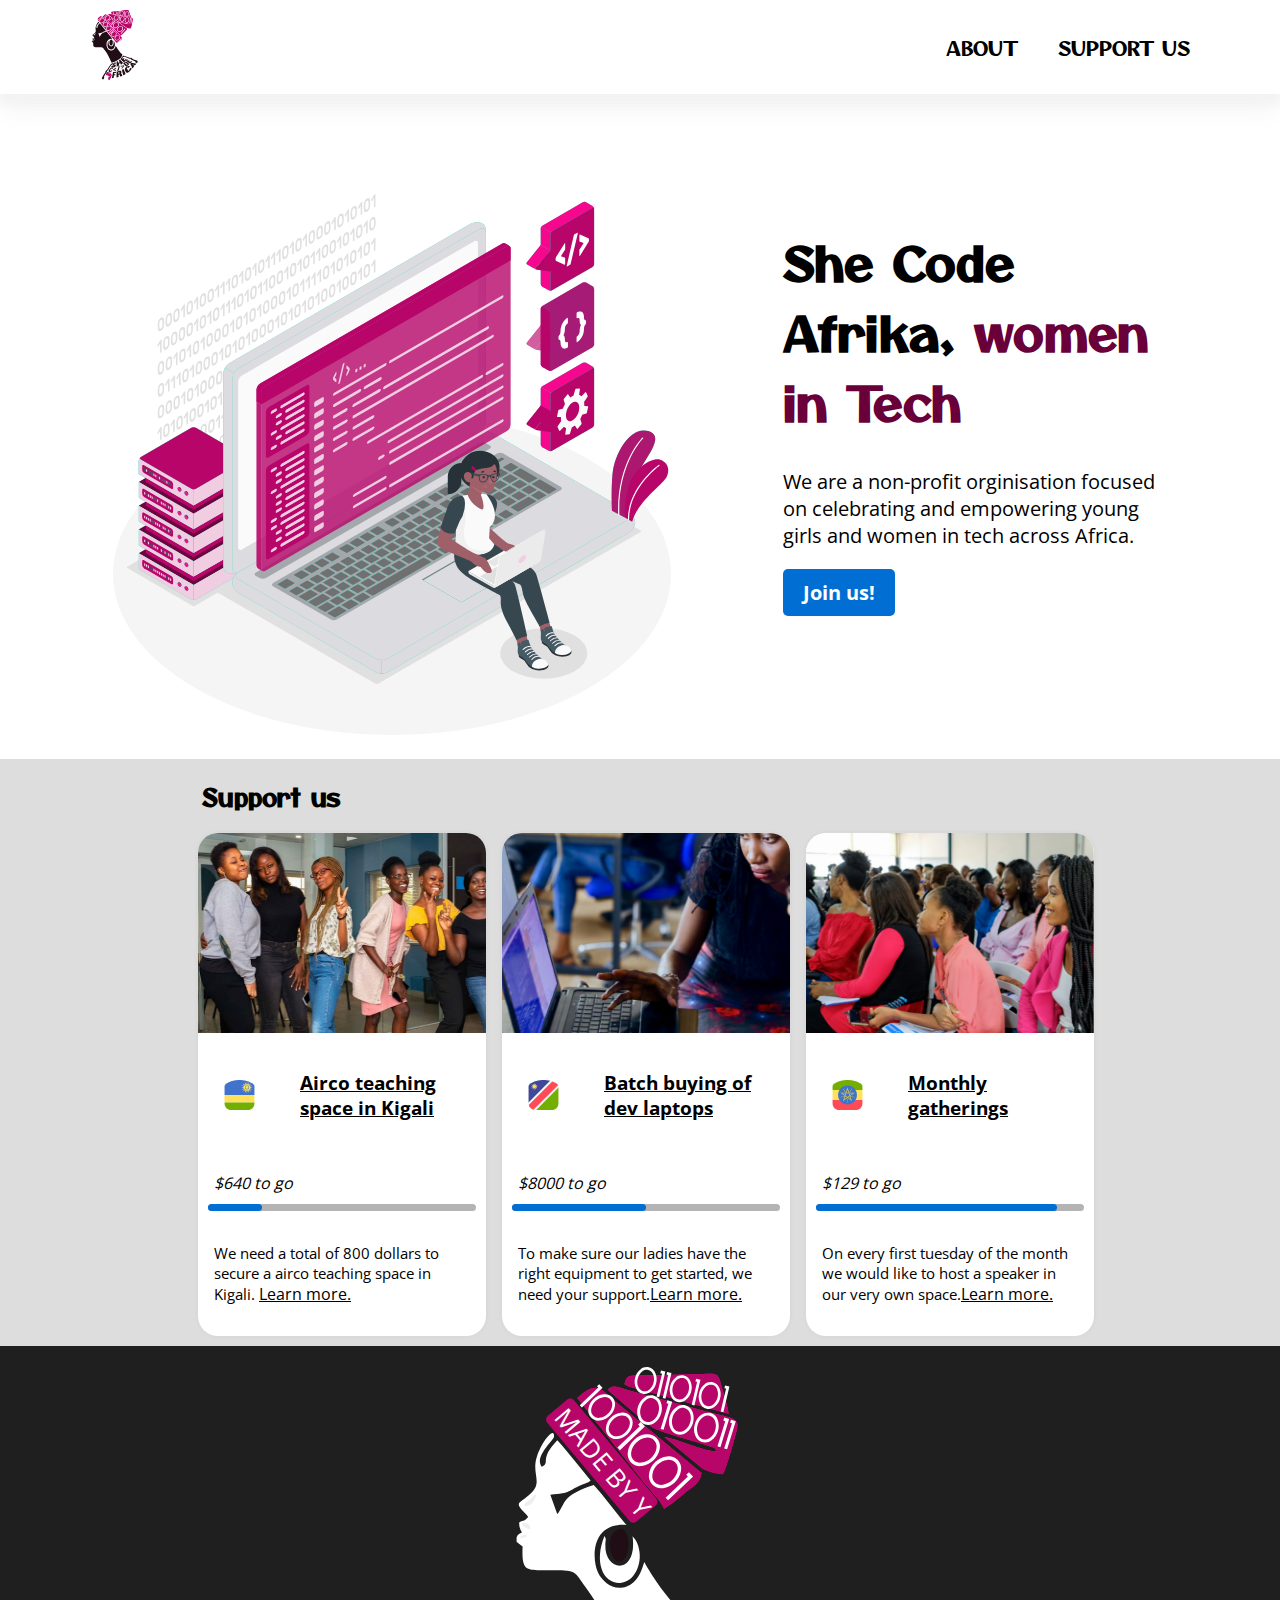
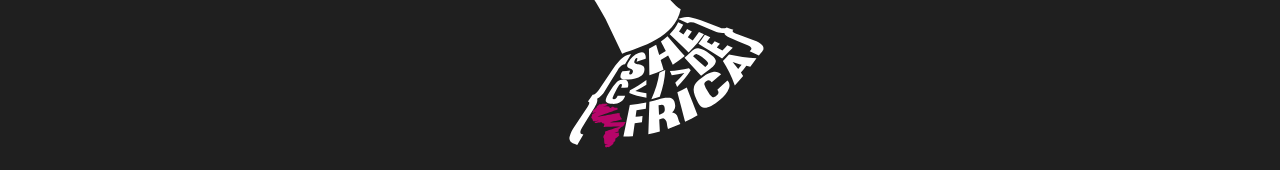
<file: index.html>
<!DOCTYPE html>
<html lang="en">

<head>
    <meta charset="UTF-8">
    <meta http-equiv="X-UA-Compatible" content="IE=edge">
    <title>Home</title>
    <meta name="viewport" content="width-device, initial-scale=1">
    <link rel="stylesheet" href="css/home.css">
    <link rel="stylesheet" href="css/main.css">
    <link rel="stylesheet" href="css/adaptive.css">
    <link rel="icon" href="images/logo.svg">
</head>

<body>
    <header>
        <a href="#" class="header_logo"><img src="images/logo.svg" alt=""></a>

        <ul class="header_links">
            <li><a href="pages/about.html">About</a></li>
            <li><a href="pages/support-us.html">Support Us</a></li>
        </ul>
    </header>


    <main>
        <section class="code-afrika">
            <div class="code-afrika_img">
                <img src="images/homepage.svg" alt="">
            </div>
            <div class="code-afrika_text">
                <h1>She Code Afrika, <span>women in Tech</span></h1>

                <p>We are a non-profit orginisation focused on
                    celebrating and empowering young girls and
                    women in tech across Africa.</p>

                <button>Join us!</button>
            </div>
        </section>

        <section class="support_us">
            <div class="block_info">
                <h2 class="support_title">Support us</h2>

                <div class="block_article">
                    <img src="images/group-of-people.jpg" alt="De groep van mensen">

                    <div class="block_section">
                        <div class="img_icon">
                            <img src="images/rwanda.svg" alt="">
                        </div>
                        <div class="title_block">
                            <h3>Airco teaching space in Kigali</h3>
                        </div>
                    </div>

                    <i>$640 to go</i>
                    <div class="progress_bar"></div>
                    <p>We need a total of 800 dollars to secure a airco teaching space in Kigali.
                        <a class="lees" href="#">Learn more.</a></p>

                </div>
                <div class="block_article">
                    <img src="images/working-on-laptop.jpg" alt="Werken op laptop">
                    <div class="block_section">
                        <div class="img_icon">
                            <img src="images/namibia.svg" alt="">
                        </div>
                        <div class="title_block">
                            <h3>Batch buying of dev laptops</h3>
                        </div>

                    </div>
                    <i>$8000 to go</i>
                    <div class="progress_bar"></div>

                    <p>To make sure our ladies have the right equipment to get started, we need your support.<a
                            class="lees" href="#">Learn more.</a></p>

                </div>
                <div class="block_article">
                    <img src="images/event.jpg" alt="Dat is een event">
                    <div class="block_section">
                        <div class="img_icon">
                            <img src="images/ethiopia.svg" alt="">
                        </div>
                        <div class="title_block">
                            <h3>Monthly gatherings</h3>
                        </div>
                    </div>
                    <i>$129 to go </i>
                    <div class="progress_bar"></div>
                    <p>On every first tuesday of the month we would like to host a speaker in our very own space.<a
                            class="lees" href="#">Learn more.</a></p>
                </div>
            </div>

        </section>
    </main>

    <footer>
        <img src="images/inverted-logo.svg" alt="text van foto">
        <div class="footer_text">
            <p>Made by yours truly for Arteveldehogeschool</p>
        </div>

    </footer>
</body>

</html>
</file>
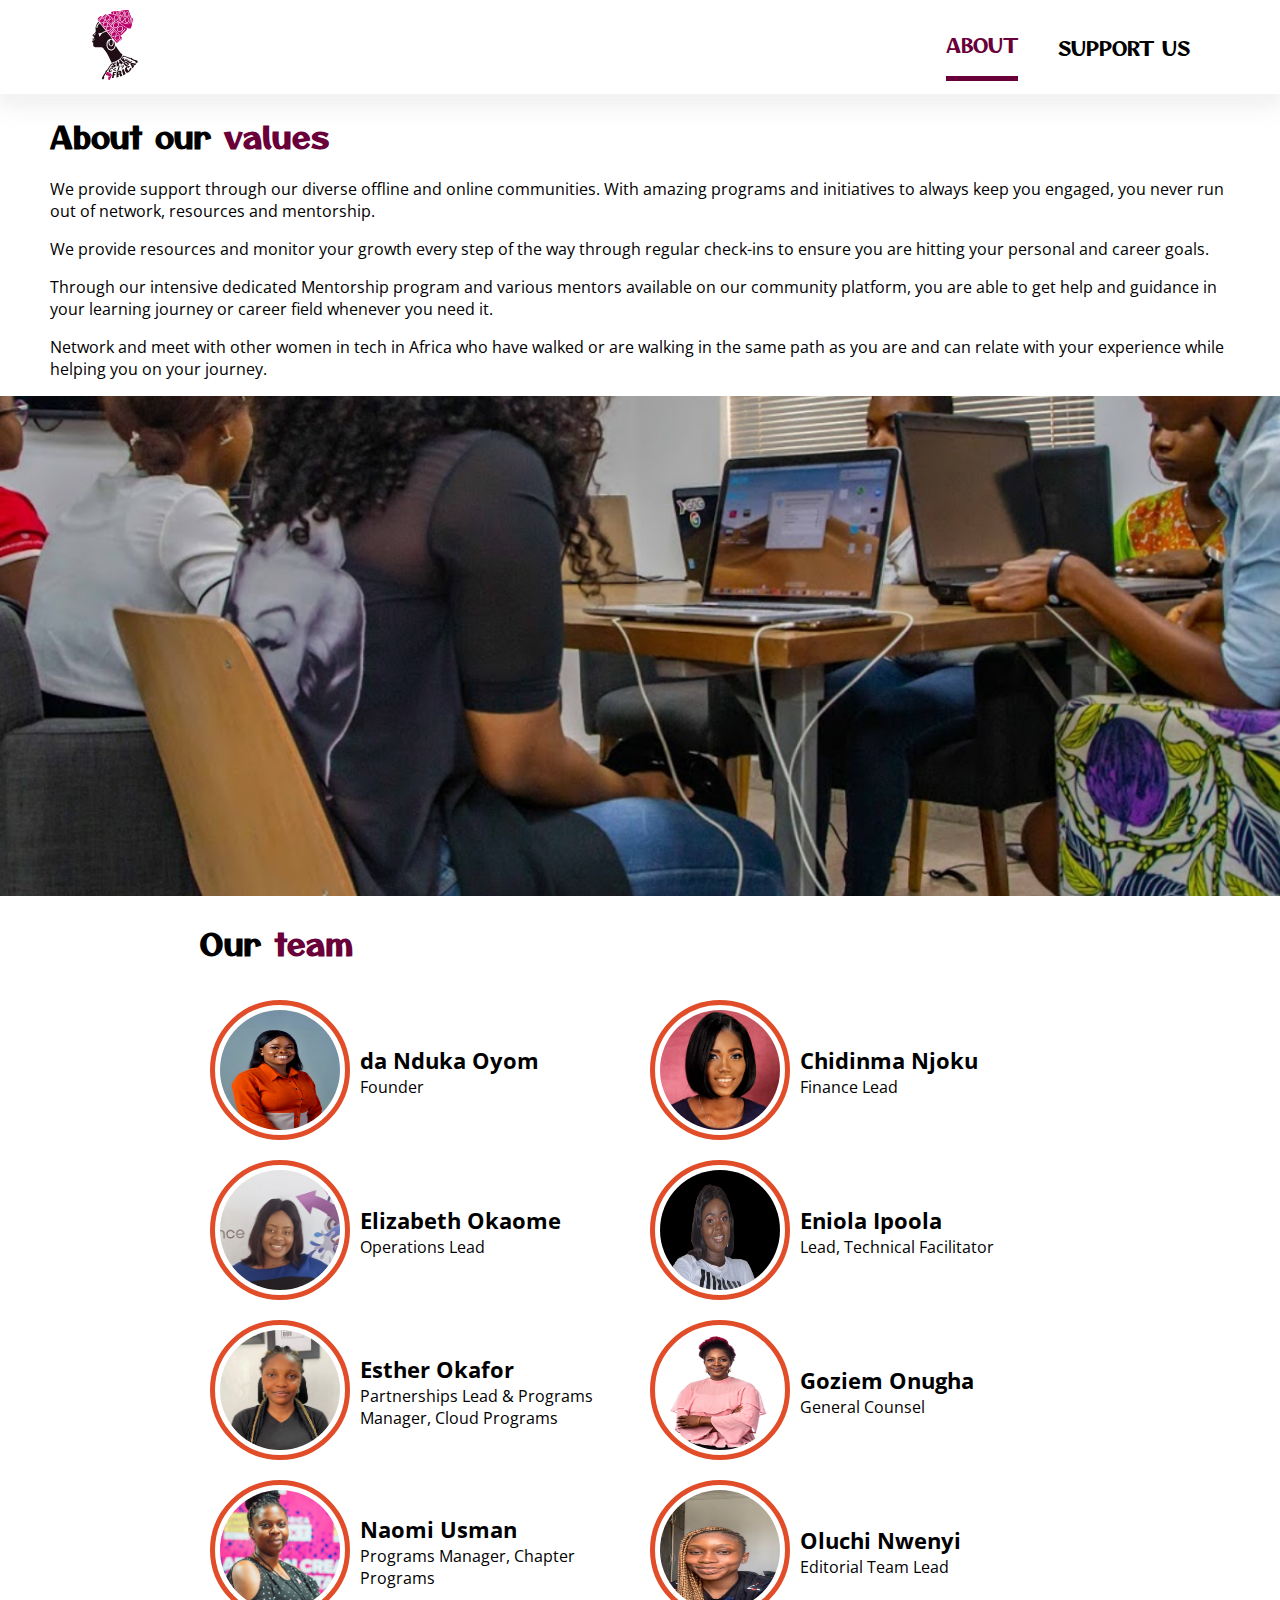
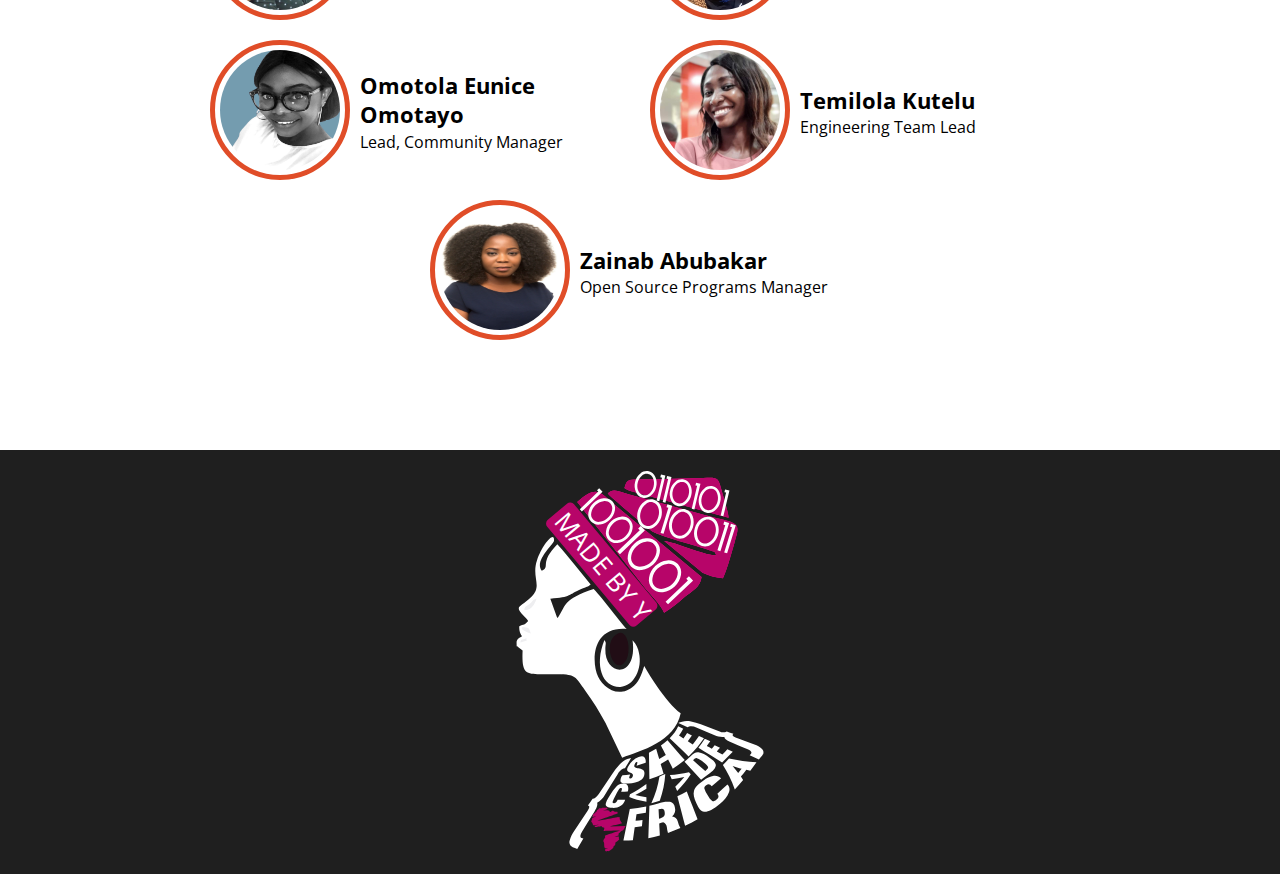
<file: pages/about.html>
<!DOCTYPE html>
<html lang="en">

<head>
    <meta charset="UTF-8">
    <meta http-equiv="X-UA-Compatible" content="IE=edge">
    <meta name="viewport" content="width-device, initial-scale=1">
    <link rel="stylesheet" href="../css/about.css">
    <link rel="stylesheet" href="../css/main.css">
    <link rel = "stylesheet" href="../css/adaptive.css">
    <link rel="icon" href="../images/logo.svg">
    <title>About</title>
</head>

<body>
    <header>
        <a href="../index.html" class="header_logo"><img src="../images/logo.svg " alt=""></a>

        <ul class="header_links">
            <li class="active"><a href="about.html">About</a></li>
            <li><a href="support-us.html">Support Us</a></li>
        </ul>
    </header>

    <main>
        <section class="about">
            <h1>About our <span>values</span></h1>
            <p>We provide support through our diverse offline and online communities. With amazing programs and
                initiatives to always keep you engaged, you never run out of network, resources and mentorship.</p>

            <p>We provide resources and monitor your growth every step of the way through regular check-ins to ensure
                you are hitting your personal and career goals.</p>

            <p>Through our intensive dedicated Mentorship program and various mentors available on our community
                platform, you are able to get help and guidance in your learning journey or career field whenever you
                need it.</p>

            <p>Network and meet with other women in tech in Africa who have walked or are walking in the same path as
                you are and can relate with your experience while helping you on your journey.</p>
            <div class="about_img"></div>
            <!-- <img src="" alt="Aan het wergaderen"> -->
        </section>

        <section class="team">
            <h2>Our <span>team</span></h2>
            <div class="team_list">
                <div class="team_person">
                    <img src="../images/people/ada-nduka-oyom.jpg" alt="">
                    <div class="team_info">
                        <h3>da Nduka Oyom</h3>
                        <p>Founder</p>
                    </div> 
                </div>
                <div class="team_person">
                    <img src="../images/people/chidinma-njoku.jpg" alt="">
                    <div class="team_info">
                        <h3>Chidinma Njoku</h3>
                        <p>Finance Lead</p>
                    </div>
                </div>
                <div class="team_person">
                    <img src="../images/people/elizabeth-okaome.jpg" alt="">
                    <div class="team_info">
                        <h3>Elizabeth Okaome</h3>
                        <p>Operations Lead</p>
                    </div>
                </div>
                <div class="team_person">
                    <img src="../images/people/eniola-ipoola.png" alt="">
                    <div class="team_info">
                        <h3>Eniola Ipoola</h3>
                        <p>Lead, Technical Facilitator</p>
                    </div>
                </div>
                <div class="team_person">
                    <img src="../images/people/esther-okafor.jpg" alt="">
                    <div class="team_info">
                        <h3>Esther Okafor</h3>
                        <p>Partnerships Lead & Programs Manager, Cloud Programs</p>
                    </div>
                </div>
                <div class="team_person">
                    <img src="../images/people/goziem-onugha.jpg" alt="">
                    <div class="team_info">
                        <h3>Goziem Onugha</h3>
                        <p>General Counsel</p>
                    </div>
                </div>
                <div class="team_person">
                    <img src="../images/people/naomi-usman.jpg" alt="">
                    <div class="team_info">
                        <h3>Naomi Usman</h3>
                        <p>Programs Manager, Chapter Programs</p>
                    </div>
                    
                </div>
                <div class="team_person">                    
                    <img src="../images/people/oluchi-nwenyi.jpg" alt="">
                    <div class="team_info">
                        <h3>Oluchi Nwenyi</h3>
                        <p>Editorial Team Lead</p>
                    </div>

                </div>
                <div class="team_person">
                    <img src="../images/people/omotola-eunice-omotayo.png" alt="">
                    <div class="team_info">
                        <h3>Omotola Eunice Omotayo</h3>
                        <p>Lead, Community Manager</p>
                    </div>
                </div>
                <div class="team_person">
                    <img src="../images/people/temilola-kutelu.jpg" alt="">
                    <div class="team_info">
                        <h3>Temilola Kutelu</h3>
                        <p>Engineering Team Lead</p>
                    </div>
                </div>
                <div class="team_person">
                    <img src="../images/people/zainab-abubakar.jpg " alt="">
                    <div class="team_info">
                        <h3>Zainab Abubakar</h3>
                        <p>Open Source Programs Manager</p>
                    </div>
                </div>
            </div>
        </section>
    </main>

    <footer>
        <img src="../images/inverted-logo.svg" alt="text van foto">
        <div class="footer_text">
            <p>Made by yours truly for Arteveldehogeschool</p>
        </div>
    </footer>
</body>

</html>
</file>
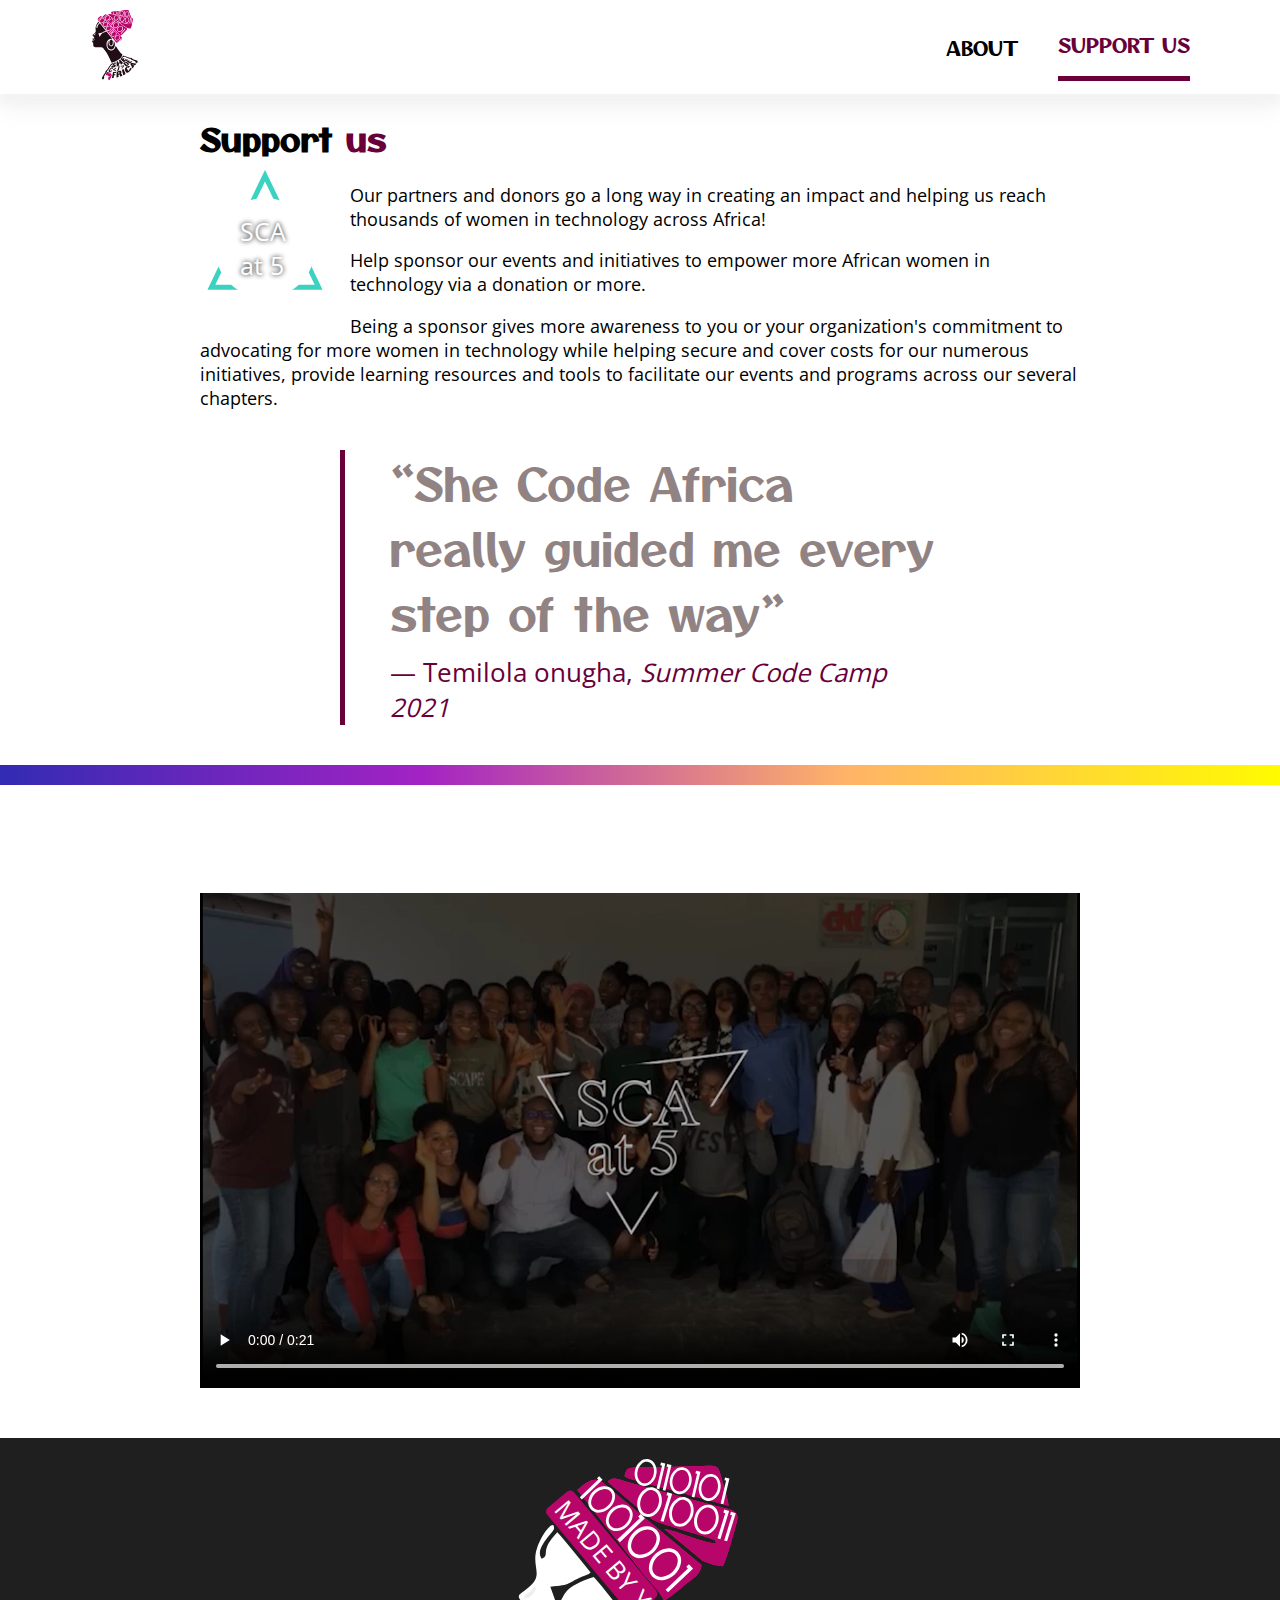
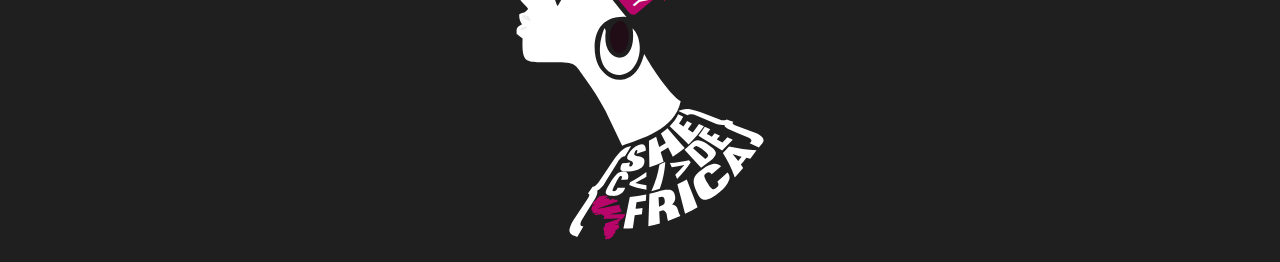
<file: pages/support-us.html>
<!DOCTYPE html>
<html lang="en">

<head>
    <meta charset="UTF-8">
    <meta http-equiv="X-UA-Compatible" content="IE=edge">
    <meta name="viewport" content="width=device-width, initial-scale=1.0">
    <link rel="stylesheet" href="../css/main.css">
    <link rel="stylesheet" href="../css/support.css">
    <link rel="stylesheet" href="../css/adaptive.css">
    <link rel="icon" href="../images/logo.svg">
    <title>Support</title>
</head>

<body>
    <header>
        <a href="../index.html" class="header_logo"><img src="../images/logo.svg " alt=""></a>

        <ul class="header_links">
            <li><a href="about.html">About</a></li>
            <li class="active"><a href="support-us.html">Support Us</a></li>
        </ul>
    </header>

    <main>
        <section class="support">
            <h1>Support <span>us</span></h1>

            <div class="support_text">
                <div class="support_logo">
                    <img src="../images/triangle.svg" alt="">
                    <p>SCA at 5</p>
                </div>
                <p>Our partners and donors go a long way in creating an impact and helping us reach thousands of women
                    in technology across Africa!</p>

                <p>Help sponsor our events and initiatives to empower more African women in technology via a donation
                    or more.</p>

                <p>Being a sponsor gives more awareness to you or your organization's commitment to advocating for more
                    women in technology while helping secure and cover costs for our numerous initiatives, provide
                    learning resources and
                    tools to facilitate our events and programs across our several chapters.</p>
            </div>
            
            <blockquote class="support_block">
                <q>She Code Africa really guided me every step of the way</q>
                <cite> — Temilola onugha, <span>Summer Code Camp 2021</span></cite>
            </blockquote>
        </section> 
       
        <hr>

        <div class="video">
            <video src="../images/video.mp4" controls="controls"></video>
        </div>
       


    </main>

    <footer>
        <img src="../images/inverted-logo.svg" alt="text van foto">
        <div class="footer_text">
            <p>Made by yours truly for Arteveldehogeschool</p>
        </div>
    </footer>
</body>

</html>
</file>
<file: css/home.css>
.code-afrika {
    display: flex;
    justify-content: space-evenly;
    margin-top: 100px;
    margin-bottom: 20px;
    /* height: 800px; */
    flex-wrap: wrap;
}

.code-afrika_img {
    display: inline-block;
    
}

.code-afrika_text {
    display: inline-block;
    width: 30%;
}

.code-afrika_text h1 {
    font-size: 48px;
    font-family: One, sans-serif;
}

.code-afrika_text span {
    color: var(--purple);
    font-family: One, sans-serif;
}

.code-afrika_text p {
    font-size: 20px;
    font-family: "Open-sans", sans-serif;
}

.code-afrika_text button {
    padding: 10px 20px;
    font-weight: bold;
    color: #fff;
    font-family: "Open-sans", sans-serif;
    background-color: #006ed3;
    border-radius: 5px;
    font-size: 20px;
    position: relative;
    cursor: pointer;
    overflow: hidden;
    transition: 0.5s;
  
}
.code-afrika_text button:hover {

    border-radius: 5px 20px 20px 5px;
}   

.code-afrika_text button::after {
    content: '➜';
    /*background-image: url(images/arrow--right.svg);*/
    margin-left: 5px;
    position: absolute;
    right: 5;
    transition: 0.5s;
    cursor:pointer;
    opacity: -100%;
    
    /*box-shadow: 0px 0px 6px 6px #65819b; */
}


.code-afrika_text button:hover::after {
    left: 0;
    position: relative;
    opacity: 1;
    
}


.support_us {
    display: flex;
    width: 100%;
    height: auto;
    background: #dddddd;
    justify-content: center;
}

.support_title {
    display: flex;
    padding-left: 16px;
    background: #dddddd;
    justify-content: left;
    font-family: One, sans-serif;
    font-size: 1.5rem;

}

/* .block_info {
    
} */

.block_article {
    display: inline-block;
    width: 18rem;
    border-radius: 20px;
    margin-left: 12px;
    box-shadow: 0px 0px 2px 2px#d7d7d7bb;
    background: #ffffff;
    margin-bottom: 10px;
}




.block_article h3 {
    padding-left: 10px;
    font-family: "Open-sans";
    text-decoration: underline;

}

.block_article p {
    padding: 1rem;
    font-size: 0.95rem;
    font-family: "Open-sans";

}

.block_article i {
    font-family: "Open-sans";
    padding: 1rem;

}

.block_article a {
    font-size: 1rem;
    font-family: "Open-sans", sans-serif;
    color: black;
    text-decoration: underline;
}


.block_article img {
    display: inline-block;
    width: 300;
    height: 200px;
    border-radius: 20px 20px 0 0;

}


.block_article .img_icon img {
    height: 60%;
    width: 60%;
}

/* .progress_bar .progress_bar1  {
    -webkit-appearance: none !important;
    width: 82%;
    margin-left: 20px;
    height: 6px;
    border-radius: 7px;
    background: linear-gradient(90deg, #2382d9 20%, #dbdbdb 80%);
    border: none;
}
.progress_bar .progress_bar2 {
    -webkit-appearance: none !important;
    width: 82%;
    margin-left: 20px;
    height: 6px;
    border-radius: 7px;
    background: linear-gradient(90deg, #2382d9 50%, #dbdbdb 50%);
    border: none;
}

.progress_bar .progress_bar3 {
    -webkit-appearance: none !important;
    width: 82%;
    margin-left: 20px;
    height: 6px;
    border-radius: 7px;
    background: linear-gradient(90deg, #2382d9 85%, #dbdbdb 15%);
    border: none;
}

.progress_bar input[type="range"]::-webkit-slider-thumb {
    /*display: none;*/
/* } */

.progress_bar {
    /* width: 100%; */
    margin: 10px;
    height: 7px;
    background-color: #b4b4b4;
    border-radius: 10px;
    position: relative;
}

.progress_bar::before {
    content: "";
    display: block;
    position: absolute;
    width: 60%;
    height: 100%;
    border-radius: 10px;
    background-color: var(--blue);
}

.block_article:nth-of-type(1) .progress_bar::before{
    width: 20%;
}

.block_article:nth-of-type(2) .progress_bar::before{
    width: 50%;
}

.block_article:nth-of-type(3) .progress_bar::before{
    width: 90%;
}

.block_section {
    display: flex;
    height: 15vh;
    align-items: center;
}

.title_block {
    display: inline-block;
    width: 55%;
    height: auto;
    margin-bottom: 20px;

}

.img_icon {
    display: inline-block;
    width: 25%;
    margin-left: 20px;
    height: 50px;
}
</file>
<file: css/main.css>
@font-face {
    font-family: "One";
    src: url("../Fonts/OtomanopeeOne-Regular.ttf");
}

@font-face {
    font-family: "Open-sans";
    font-weight: bold;
    src: url("../Fonts/OpenSans/OpenSans-Bold.ttf");
}

@font-face {
    font-family: "Open-sans";
    src: url("../Fonts/OpenSans/OpenSans-Regular.ttf");
}

:root {
    --blue: #006ed3;
    --purple: #690039;
}


html body {
    margin: 0;
    padding: 0;
    max-width:100%;
}

img {
    width: 100%;
}

a {
    text-decoration: none;
    color: inherit;
}

li {
    list-style: none;
}

hr {
    border: none;
}

cite {
    font-size: inherit;
    font-style: normal;
}

button {
    border: none;
    font-size: inherit;
}

header {
    display: flex;
    padding: 0 70px;
    justify-content: space-between;
    box-shadow: 0 14px 28px #f3f3f3, 0 10px 10px #f3f3f3;
}

.header_logo {
    padding: 10px;
    width: 70px;
}

.header_logo img{
    width: 70px;
    max-width: 70px;
    max-height: 70px;
}

.header_links {
    display: flex;
    justify-content: space-around;
    align-items: center;
}

.header_links li{
    display: block;
    margin: 0 20px;
}

.header_links .active {
    display: flex;
    justify-content: center;
    align-items: center;
    height: 100%;
    color: var(--purple);
    border-bottom: 5px solid var(--purple);
}

.header_links li a{
    font-family: One, sans-serif;
    font-size: 20px;
    display: block;
    white-space: nowrap; 
    text-transform: uppercase;
    
}


footer {
    display: flex;
    justify-content: center;
    background-color: #1f1f1f;
    position: relative;
}

footer img {
    padding: 20px;
    width: 30%;
    aspect-ratio: 1/1;
}

.footer_text {
    width: 10%;
    overflow: hidden;
    white-space: nowrap;
    color: #fff;
    font-family: "Open-sans", sans-serif;
    text-transform: uppercase;
    font-size: 2vw;
    position: absolute;
    top: 9%;
    left: 42.5%;
    transform-origin: bottom left;
    transform: rotateZ(50deg);
    padding: 0 5px;
    background-color: #B70569;
    border-radius: 5px;
}

.footer_text p {
    margin: auto;
    display: block;
    position: relative;
    animation: 20s infinite linear run;
}

@keyframes run{
    0% {
        left: 300px;
    }
    50% {
        left: -1250px;
    }
    100% {
        left: -2500px;
    }
}

/* footer p {
    padding: 10%;
    height: 10%;
    animation: cubic-bezier(0.165, 0.84, 0.44, 1);
} */



/* .joinus {
    cursor:pointer;
} */
</file>
<file: css/adaptive.css>
@media (max-width: 1198px) {
    .video {
        padding: 50px;
        width: calc(100% - 100px);
    }

    .support {
        padding: 0 50px;
    }

    .support_block {
        padding: 0 10px;
        margin: 0;
    }

    .support_block q,
    .support_block cite {
        margin-left: 20px;
    }

    .team {
        padding: 0 40px;
        padding-bottom: 100px;
    }

    .team_list {
        justify-content: center;
    }

    .footer_text {
        top: 10%;
    }
}

@media (max-width: 769px) {
    header {
        padding: 0 80px;
    }

    .header_links {
        flex-wrap: wrap;
        margin-right: 140px;

    }

    .header_links li a {
        font-size: 20px;
        width: 200%;


    }

    .code-afrika_img img {
        width: 75%;
        margin-left: 70px;
        margin-bottom: 20px;

    }


    .code-afrika_text {
        width: 50%;

    }

    .code-afrika_text p {
        font-size: 18px;
    }

    .code-afrika_text h1 {
        font-size: 35px;
    }

    .block_info {
        margin-left: 70px;
    }

    .block_article {
        margin-bottom: 20px;
    }

    .support_title {
        margin-left: 20px;
    }

    .video {
        padding: 50px 0;
        width: 100%;
    }

    .support_logo {
        float: none;
        margin: auto;
    }

    .team_person {
        flex-direction: column;
    }

    .team_person h3,
    .team_person p {
        text-align: center;
    }

    .header_links li.active {
        border: none;
        height: auto;
    }

    .team {
        margin-left: 60px;
    }
    .footer_text {
        top: 12%;
    }
    

}

@media (max-width: 426px) {
    header {
        padding: 0 10px;
    }

    .header_links {
        flex-wrap: wrap;
        margin-right: 140px;

    }

    .header_links li a {
        font-size: 20px;
        width: 200%;

    }

    .code-afrika_img img {
        width: 70%;
        margin-left: 60px;

    }

    .code-afrika_text {
        width: 70%;

    }

    .code-afrika_text p {
        font-size: 18px;
    }

    .code-afrika_text h1 {
        font-size: 35px;
    }

    .block_info {
        flex-wrap: wrap;
        margin-right: 80px;

    }

    .block_article {
        margin-bottom: 20px;

    }

    .support_title {
        margin-left: 20px;
    }

    .support_block q {
        font-size: 1.2rem;
    }

    .support_block cite {
        font-size: 0.7rem
    }

    .footer_text {
        top: 15%;
    }

}

@media (max-width: 321px) {
    header {
        padding: 0 100px;
        flex-direction: column;
    }

    .header_links {
        flex-wrap: wrap;
    }

    .header_links li a {
        font-size: 20px;
        width: 200%;

    }

    .code-afrika_img img {
        width: 70%;

    }

    .code-afrika_text {
        width: 70%;

    }

    .code-afrika_text p {
        font-size: 18px;
    }

    .code-afrika_text h1 {
        font-size: 38px;
    }

    .block_info {
        flex-wrap: wrap;
        margin-right: 80px;

    }

    .block_article {
        margin-bottom: 20px;

    }

    .support_title {
        margin-left: 20px;
    }

    .footer_text {
        top: 18%;
    }

}
</file>
<file: css/about.css>
/* .about {} */

.about h1 {
    font-family: One, sans-serif;
    font-size: 30px;
    padding: 0 50px;
}

.about h1 span {
    color: var(--purple)
}

.about p {
    padding: 0 50px;
    font-family: "Open-sans";
}

.about_img {
    background-image: url("../images/meeting-photo.png");
    width: 100%;
    height: 500px;
    background-attachment: fixed;
    background-position: center center;
    background-size: cover
}

/* .about img {
    margin-top: 50px;
    width: 100%;
} */

.team {
    padding: 0 200px;
    padding-bottom: 100px;
}

.team h2 {
   font-family: One, sans-serif;
   font-size: 30px;
}

.team h2 span {
    color: var(--purple);
}

.team_list {
    display: flex;
    justify-content: space-between;
    align-items: center;
    flex-wrap: wrap;
}

.team_person {
    font-family: "Open-sans", sans-serif;
    width: calc(50% - 20px);
    min-width: 300px;
    display: flex;
    align-items: center;
    margin: 10px auto;
}

.team_info {
    margin: 10px;
}

.team_person h3 {
    font-family: "Open-sans";
    font-size: 1.35rem;
    margin-top: 20px;
}

.team_person p {
    max-width: 300px;
    font-family: "Open-sans";
    margin-top: -20px;
}

.team_person img {
    border: 5px solid #e04d28;
    padding: 5px;
    /* width: 120px; */
    width: 120px;
    aspect-ratio: 1/1;
    border-radius: 50%;
    /* object-fit: cover; */
}
</file>
<file: css/support.css>
.support {
    padding: 0 200px;
}

.support h1 {
    font-family: One, sans-serif;
    font-size: 2rem;
}

.support span {
    color: var(--purple);
}

.support_text {
    font-size: 1.5rem;
    width: 100%;
}

.support_text p {
    font-family: "Open-sans", sans-serif;
    font-size: 1.1rem;
    
}

.support_logo {
    margin-right: 20px;
    margin-bottom: 20px;
    width: 130px;
    float: left;
    position: relative;
    display: flex;
    justify-content: center;
    align-items: center;
    aspect-ratio: 1/1;
    
}

.support_logo p {
    font-family: "Open-sans", sans-serif;
    color: #fff;
    text-shadow: 0 0 5px black;
    font-size: 25px;
    width: 50px;
    z-index: 999;
}

.support_logo p::after {
    content: '';
    display: block;
    position: absolute;
    width: 100px;
    aspect-ratio: 1/1;
    z-index: -1;
    border-radius: 50%;
    top: 50%;
    left: 50%;
    transform: translate(-50%, -50%);
    /*box-shadow: 0px 0px 2px 2px#48ec28;*/
    background-color: #fff;
    
}

.support_logo img {
    width: 120px;
    height: 120px;
    position: absolute;
    top: -10%;
    z-index: 0;
    transform-origin: 50% 65%;
    animation: 3.5s infinite linear rotate;

}

@keyframes rotate {
    0% {
        transform: rotateZ(0deg);
        
    }
    
    50% {
      
        transform: rotateZ(360deg); 
    }

    100%{
        transform: rotateZ(-360deg);
    }
}

.support_block {
    position: relative;
    padding: 0 100px;
    margin-top: 40px;
}

.support_block::before {
    content: '';
    position: absolute;
    display: block;
    width: 5px;
    height: 100%;
    background-color: var(--purple);
}

.support_block q {
    font-size: 3.5vw;
    display: block;
    margin-left: 50px;
    font-family: One, sans-serif;
    color: #918383;
}

.support_block cite {
    font-size: 2vw;
    font-family: "Open-sans", sans-serif;
    color: var(--purple);
    display: block;
    margin-left: 50px;
    margin-top: 10px;
}

.support_block span {
    font-style: italic;
}

hr {
    margin-top: 40px;
    width: 100%;
    height: 20px;
    background: linear-gradient(90deg, #322bb3 0%, #a322c4 33%, #ffb368 66%, #fffb00 100%);
}

.video {
    width: calc(100% - 400px);
    display: flex;
    justify-content: center;
    align-items: center;
    padding: 0 200px;
    padding-bottom: 50px;
    padding-top: 100px;
}

.video video {
    width: 100%;
}
</file>
